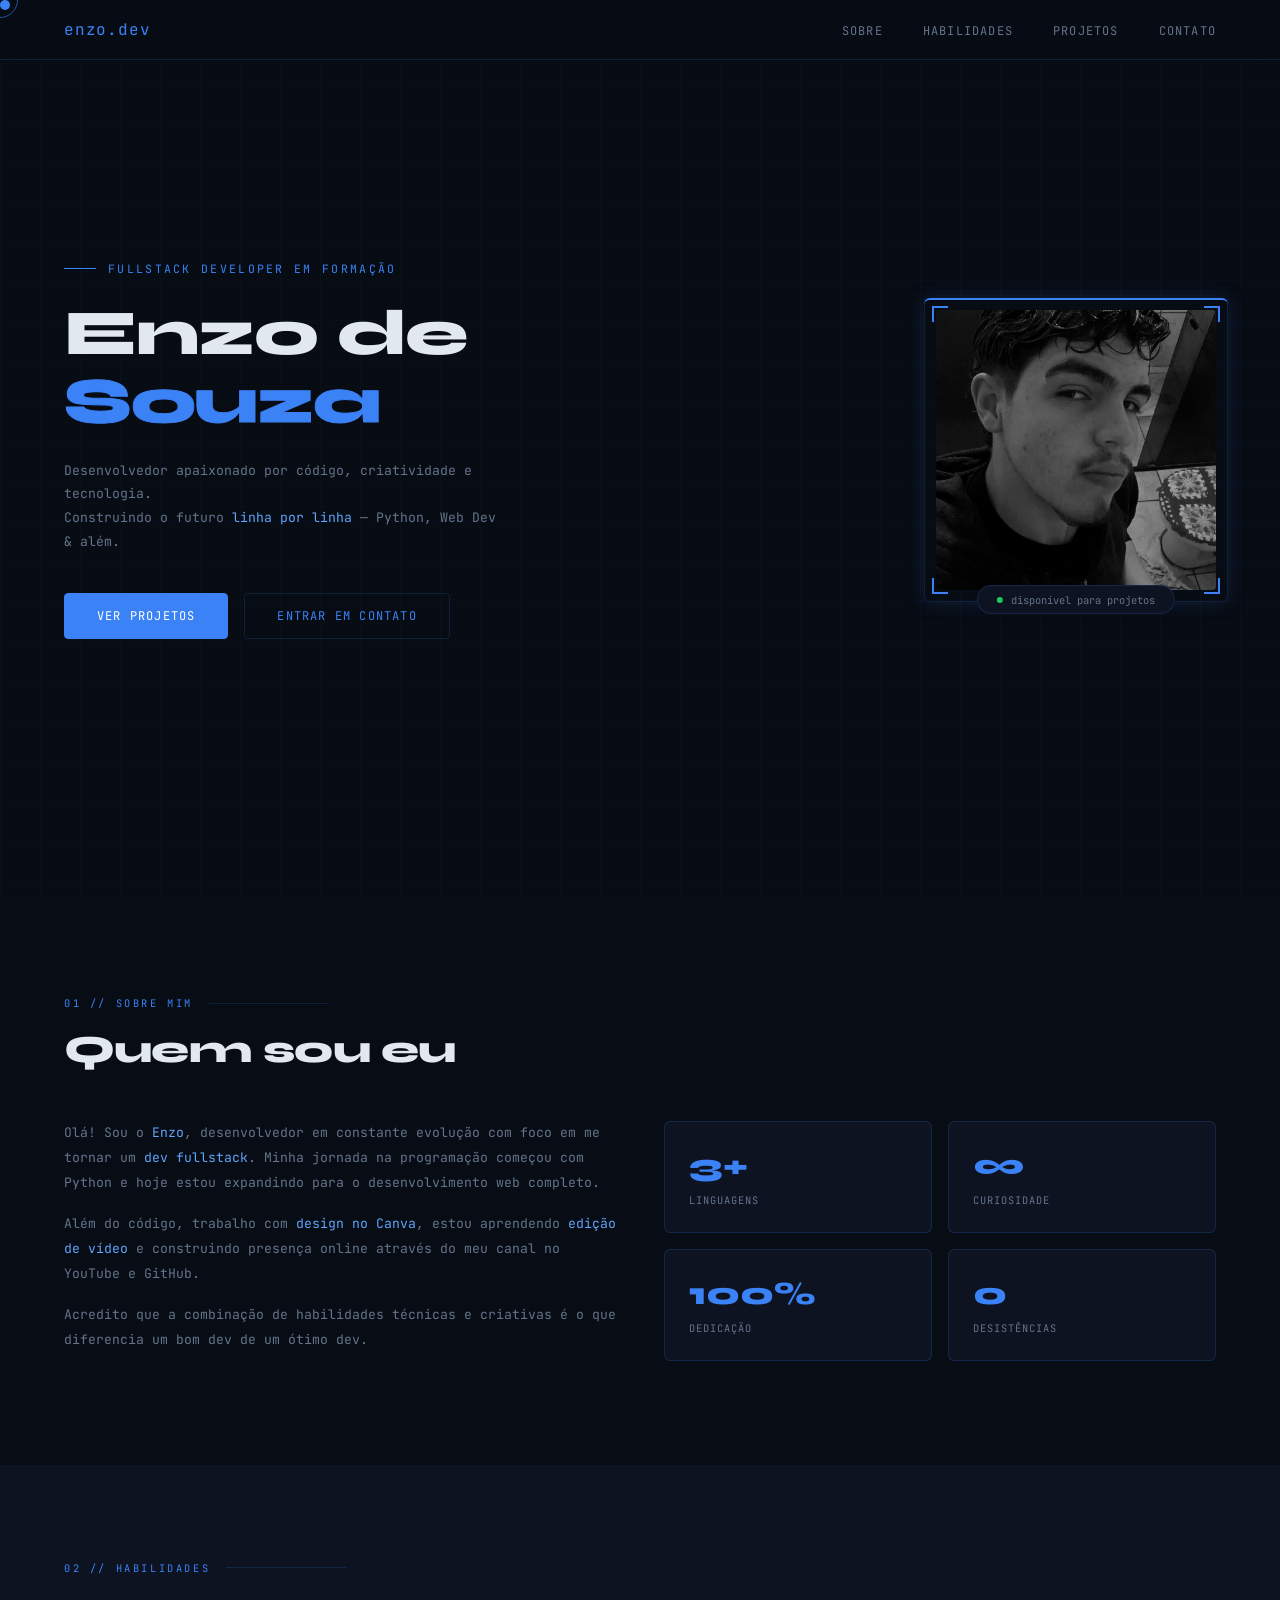
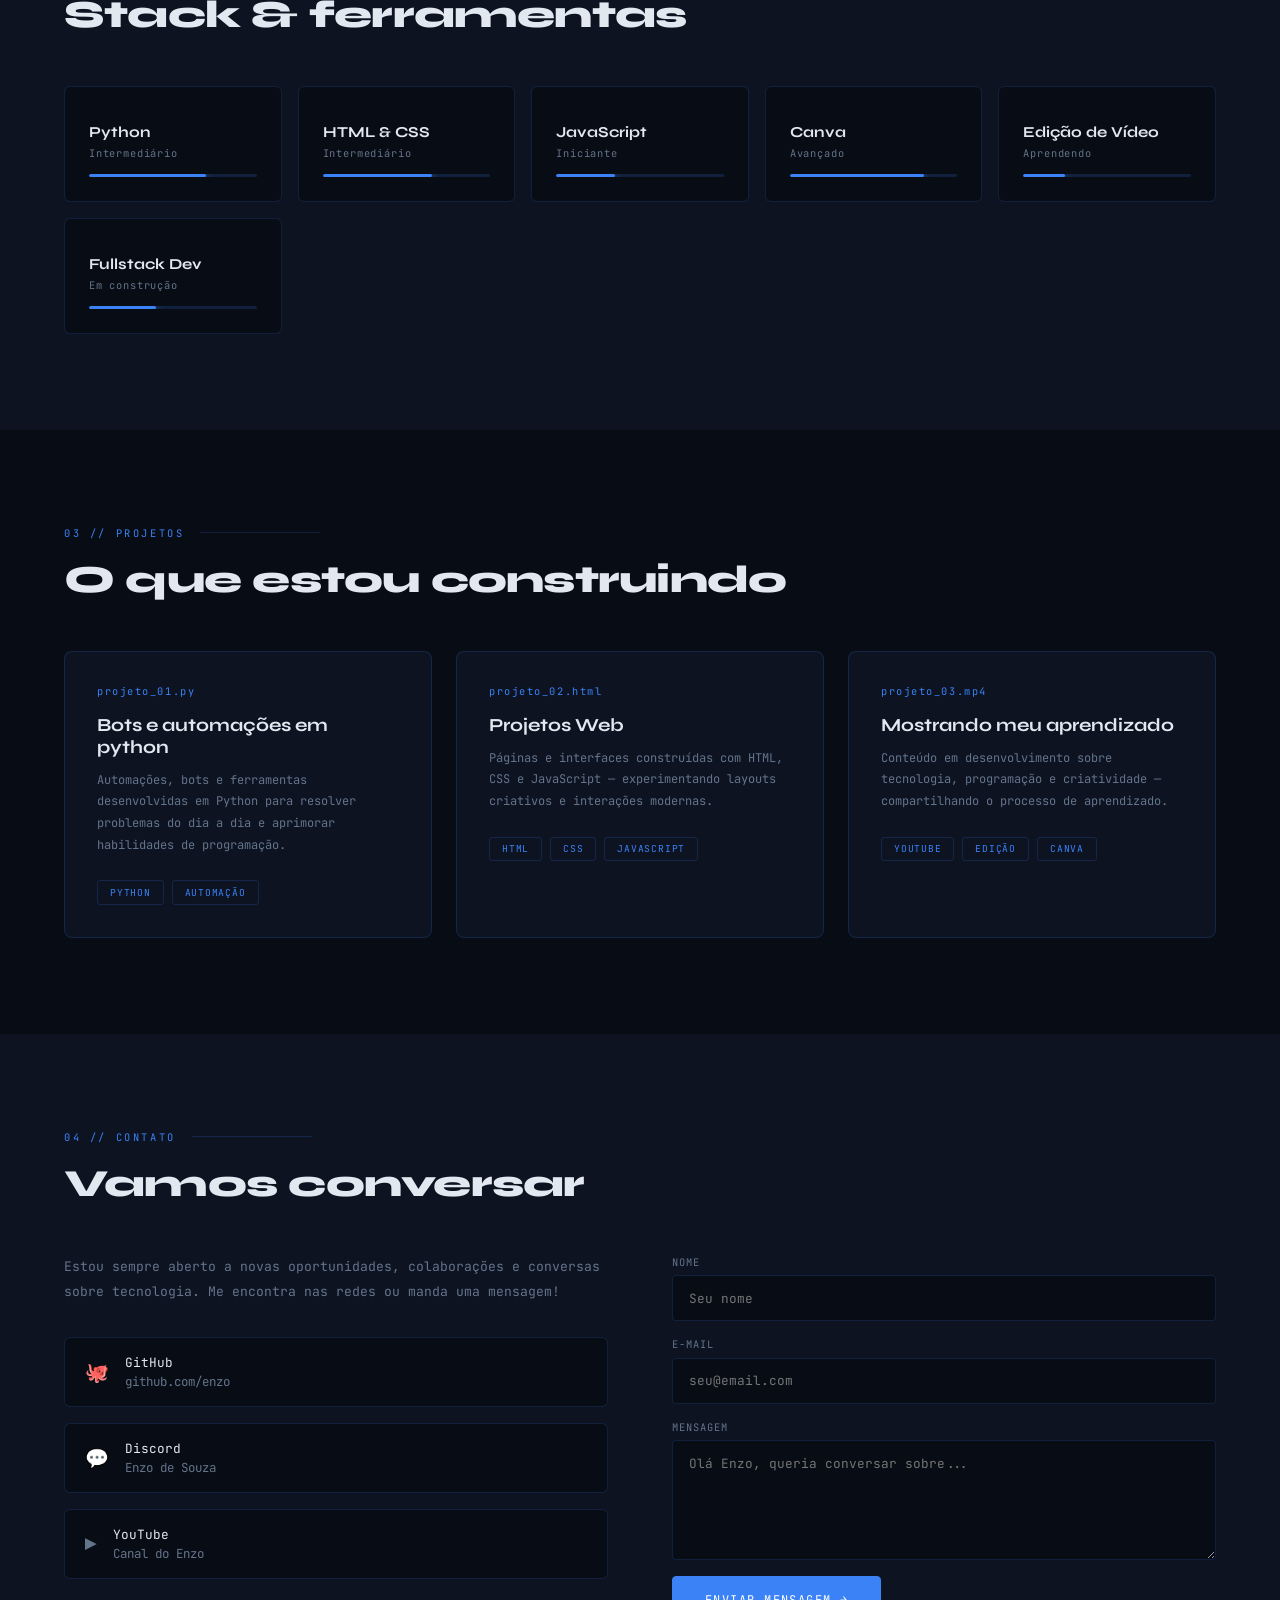
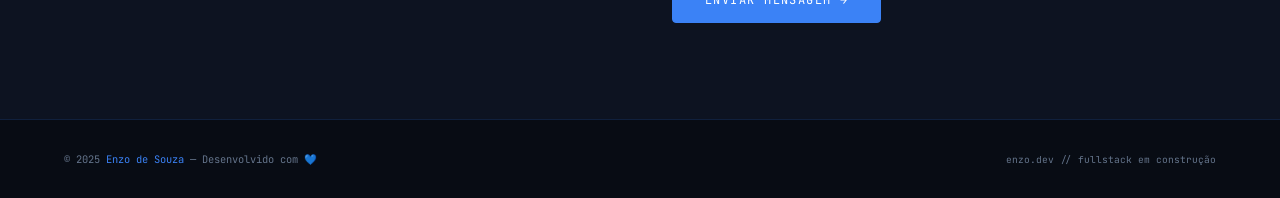
<file: index.html>
<!DOCTYPE html>
<html lang="pt-BR">
<head>
  <meta charset="UTF-8">
  <meta name="viewport" content="width=device-width, initial-scale=1.0">
  <title>Enzo de Souza — Dev</title>
  <link href="https://fonts.googleapis.com/css2?family=JetBrains+Mono:wght@300;400;600;700&family=Syne:wght@400;600;700;800&display=swap" rel="stylesheet">
  <link rel="stylesheet" href="style.css">
</head>
<body>

<div class="cursor" id="cursor"></div>
<div class="cursor-ring" id="cursor-ring"></div>

<!-- NAV -->
<nav>
  <div class="nav-logo">enzo.dev</div>
  <ul class="nav-links" id="nav-links">
    <li><a href="#about">sobre</a></li>
    <li><a href="#skills">habilidades</a></li>
    <li><a href="#projects">projetos</a></li>
    <li><a href="#contact">contato</a></li>
  </ul>
  <button class="nav-toggle" id="nav-toggle" aria-label="Abrir menu">
    <span></span><span></span><span></span>
  </button>
</nav>

<!-- HERO -->
<section class="hero" id="home">
  <div class="hero-left">
    <div class="hero-tag">Fullstack Developer em formação</div>
    <h1>
      <span class="name">Enzo de</span>
      <span class="surname">Souza</span>
    </h1>
    <p class="hero-desc">
      Desenvolvedor apaixonado por código, criatividade e tecnologia.<br>
      Construindo o futuro <span>linha por linha</span> — Python, Web Dev & além.
    </p>
    <div class="hero-btns">
      <a href="#projects" class="btn btn-primary">Ver projetos</a>
      <a href="#contact" class="btn btn-outline">Entrar em contato</a>
    </div>
  </div>
  <div class="hero-right">
    <div class="avatar-frame">
      <img src="250769097.jpeg" alt="Enzo de Souza" class="avatar-img" onerror="this.style.background='#1e3a5f';this.removeAttribute('src');">
      <div class="avatar-corner tl"></div>
      <div class="avatar-corner tr"></div>
      <div class="avatar-corner bl"></div>
      <div class="avatar-corner br"></div>
    </div>
    <div class="status-badge">
      <span class="status-dot"></span>
      disponível para projetos
    </div>
  </div>
</section>

<!-- ABOUT -->
<section id="about">
  <div class="section-label">01 // sobre mim</div>
  <h2 class="section-title">Quem sou eu</h2>
  <div class="about-grid">
    <div class="about-text fade-up">
      <p>Olá! Sou o <span>Enzo</span>, desenvolvedor em constante evolução com foco em me tornar um <span>dev fullstack</span>. Minha jornada na programação começou com Python e hoje estou expandindo para o desenvolvimento web completo.</p>
      <p>Além do código, trabalho com <span>design no Canva</span>, estou aprendendo <span>edição de vídeo</span> e construindo presença online através do meu canal no YouTube e GitHub.</p>
      <p>Acredito que a combinação de habilidades técnicas e criativas é o que diferencia um bom dev de um ótimo dev.</p>
    </div>
    <div class="about-stats fade-up">
      <div class="stat-card">
        <span class="stat-num">3+</span>
        <span class="stat-label">Linguagens</span>
      </div>
      <div class="stat-card">
        <span class="stat-num">∞</span>
        <span class="stat-label">Curiosidade</span>
      </div>
      <div class="stat-card">
        <span class="stat-num">100%</span>
        <span class="stat-label">Dedicação</span>
      </div>
      <div class="stat-card">
        <span class="stat-num">0</span>
        <span class="stat-label">Desistências</span>
      </div>
    </div>
  </div>
</section>

<!-- SKILLS -->
<section id="skills">
  <div class="section-label">02 // habilidades</div>
  <h2 class="section-title">Stack & ferramentas</h2>
  <div class="skills-grid">
    <div class="skill-card fade-up">
      <span class="skill-icon"></span>
      <div class="skill-name">Python</div>
      <div class="skill-level">Intermediário</div>
      <div class="skill-bar"><div class="skill-fill" data-width="70"></div></div>
    </div>
    <div class="skill-card fade-up">
      <span class="skill-icon"></span>
      <div class="skill-name">HTML & CSS</div>
      <div class="skill-level">Intermediário</div>
      <div class="skill-bar"><div class="skill-fill" data-width="65"></div></div>
    </div>
    <div class="skill-card fade-up">
      <span class="skill-icon"></span>
      <div class="skill-name">JavaScript</div>
      <div class="skill-level">Iniciante</div>
      <div class="skill-bar"><div class="skill-fill" data-width="35"></div></div>
    </div>
    <div class="skill-card fade-up">
      <span class="skill-icon"></span>
      <div class="skill-name">Canva</div>
      <div class="skill-level">Avançado</div>
      <div class="skill-bar"><div class="skill-fill" data-width="80"></div></div>
    </div>
    <div class="skill-card fade-up">
      <span class="skill-icon"></span>
      <div class="skill-name">Edição de Vídeo</div>
      <div class="skill-level">Aprendendo</div>
      <div class="skill-bar"><div class="skill-fill" data-width="25"></div></div>
    </div>
    <div class="skill-card fade-up">
      <span class="skill-icon"></span>
      <div class="skill-name">Fullstack Dev</div>
      <div class="skill-level">Em construção</div>
      <div class="skill-bar"><div class="skill-fill" data-width="40"></div></div>
    </div>
  </div>
</section>

<!-- PROJECTS -->
<section id="projects">
  <div class="section-label">03 // projetos</div>
  <h2 class="section-title">O que estou construindo</h2>
  <div class="projects-grid">
    <div class="project-card fade-up">
      <div class="project-num">projeto_01.py</div>
      <div class="project-title">Bots e automações em python</div>
      <p class="project-desc">Automações, bots e ferramentas desenvolvidas em Python para resolver problemas do dia a dia e aprimorar habilidades de programação.</p>
      <div class="project-tags">
        <span class="tag">Python</span>
        <span class="tag">Automação</span>
      </div>
    </div>
    <div class="project-card fade-up">
      <div class="project-num">projeto_02.html</div>
      <div class="project-title">Projetos Web</div>
      <p class="project-desc">Páginas e interfaces construídas com HTML, CSS e JavaScript — experimentando layouts criativos e interações modernas.</p>
      <div class="project-tags">
        <span class="tag">HTML</span>
        <span class="tag">CSS</span>
        <span class="tag">JavaScript</span>
      </div>
    </div>
    <div class="project-card fade-up">
      <div class="project-num">projeto_03.mp4</div>
      <div class="project-title">Mostrando meu aprendizado</div>
      <p class="project-desc">Conteúdo em desenvolvimento sobre tecnologia, programação e criatividade — compartilhando o processo de aprendizado.</p>
      <div class="project-tags">
        <span class="tag">YouTube</span>
        <span class="tag">Edição</span>
        <span class="tag">Canva</span>
      </div>
    </div>
  </div>
</section>

<!-- CONTACT -->
<section id="contact">
  <div class="section-label">04 // contato</div>
  <h2 class="section-title">Vamos conversar</h2>
  <div class="contact-inner">
    <div class="contact-info fade-up">
      <p class="contact-desc">Estou sempre aberto a novas oportunidades, colaborações e conversas sobre tecnologia. Me encontra nas redes ou manda uma mensagem!</p>
      <div class="contact-links">
        <a href="https://github.com/EnzoSouza10" target="_blank" class="contact-link">
          <span class="contact-link-icon">🐙</span>
          <div>
            <div style="color:var(--text);font-size:0.8rem;margin-bottom:2px;">GitHub</div>
            <div>github.com/enzo</div>
          </div>
        </a>
        <a href="https://discord.com/" target="_blank" class="contact-link">
          <span class="contact-link-icon">💬</span>
          <div>
            <div style="color:var(--text);font-size:0.8rem;margin-bottom:2px;">Discord</div>
            <div>Enzo de Souza</div>
          </div>
        </a>
        <a href="https://www.youtube.com/@crimsond3wn" target="_blank" class="contact-link">
          <span class="contact-link-icon">▶️</span>
          <div>
            <div style="color:var(--text);font-size:0.8rem;margin-bottom:2px;">YouTube</div>
            <div>Canal do Enzo</div>
          </div>
        </a>
      </div>
    </div>
    <form class="contact-form fade-up" id="contact-form" action="https://formspree.io/f/xnjrpnpr" method="POST">
      <div class="form-group">
        <label class="form-label" for="nome">Nome</label>
        <input type="text" id="nome" name="nome" class="form-input" placeholder="Seu nome" required>
      </div>
      <div class="form-group">
        <label class="form-label" for="email">E-mail</label>
        <input type="email" id="email" name="email" class="form-input" placeholder="seu@email.com" required>
      </div>
      <div class="form-group">
        <label class="form-label" for="mensagem">Mensagem</label>
        <textarea id="mensagem" name="mensagem" class="form-textarea" placeholder="Olá Enzo, queria conversar sobre..." required></textarea>
      </div>
      <button type="submit" class="form-btn" id="submit-btn">Enviar mensagem →</button>
    </form>
  </div>
</section>

<!-- FOOTER -->
<footer>
  <div class="footer-copy">© 2025 <span>Enzo de Souza</span> — Desenvolvido com 💙</div>
  <div class="footer-copy" style="font-size:0.6rem;">enzo.dev // fullstack em construção</div>
</footer>

<script src="script.js"></script>
</body>
</html>
</file>
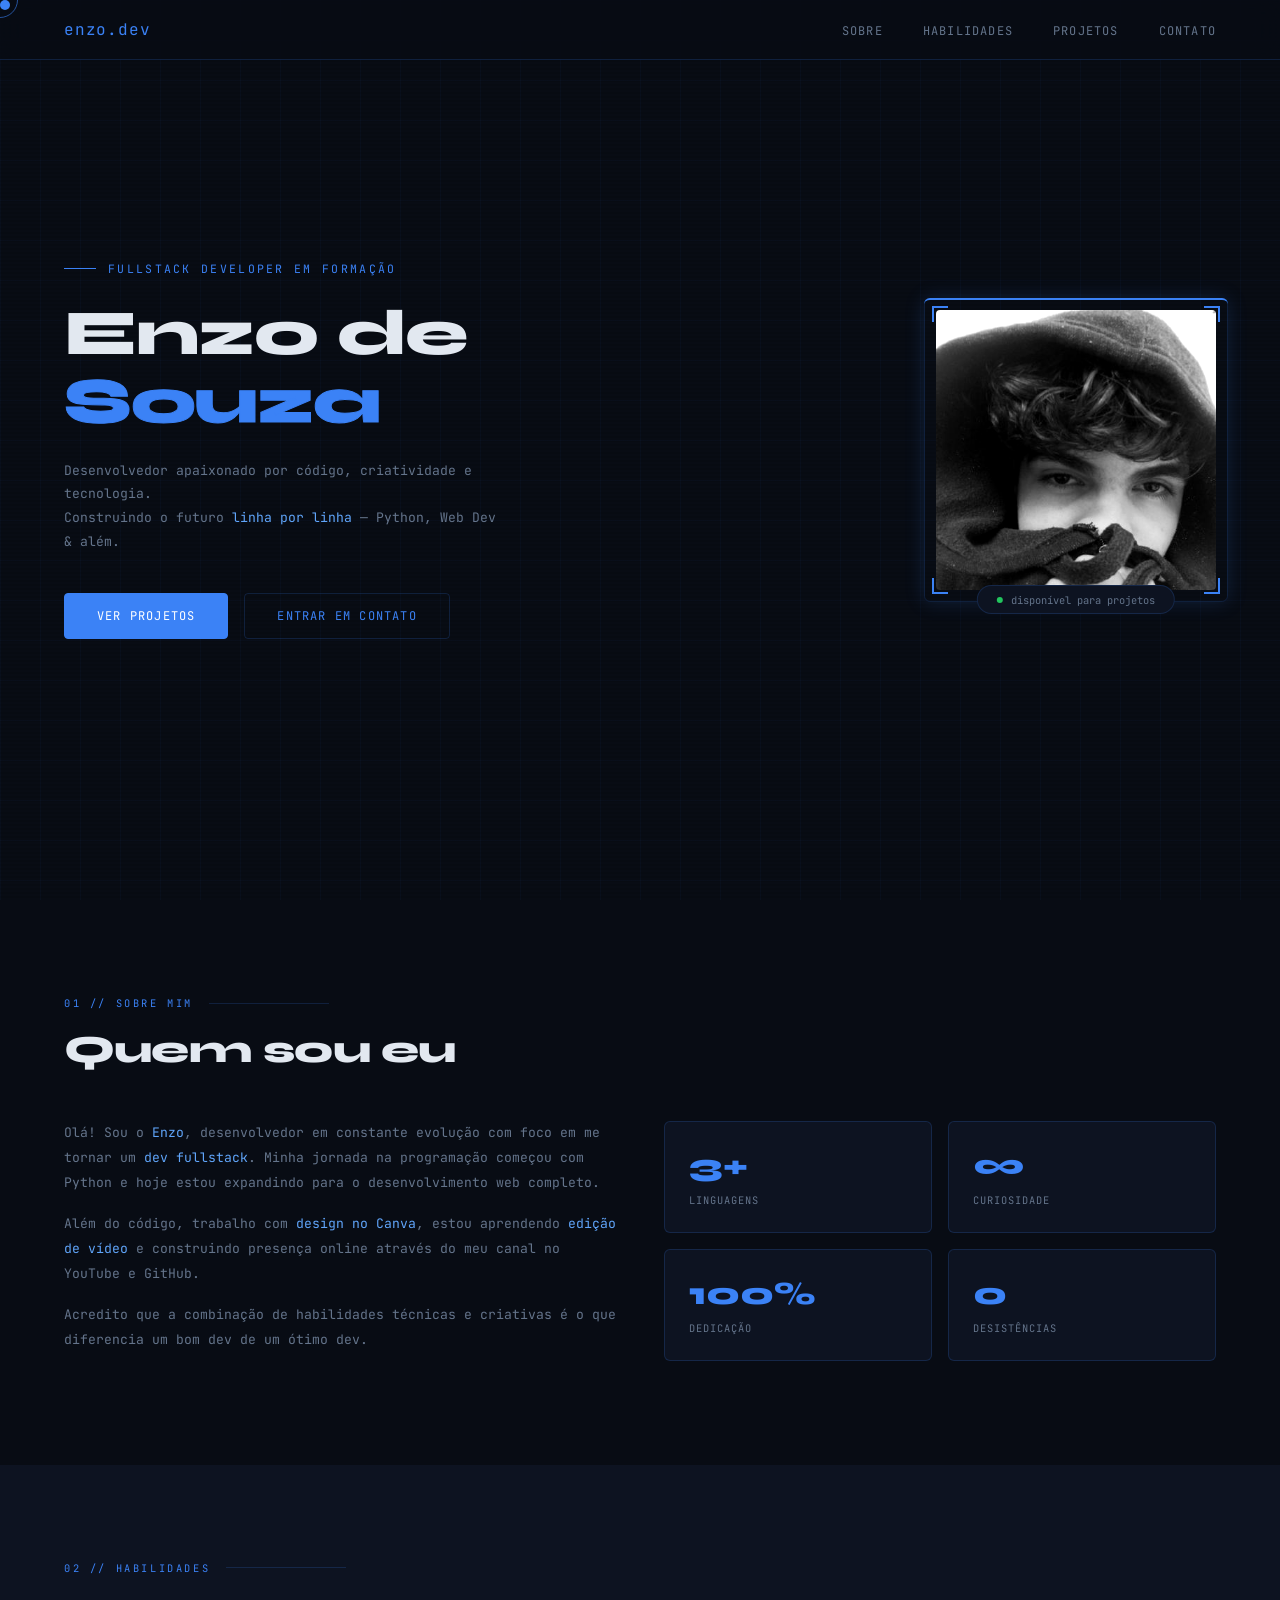
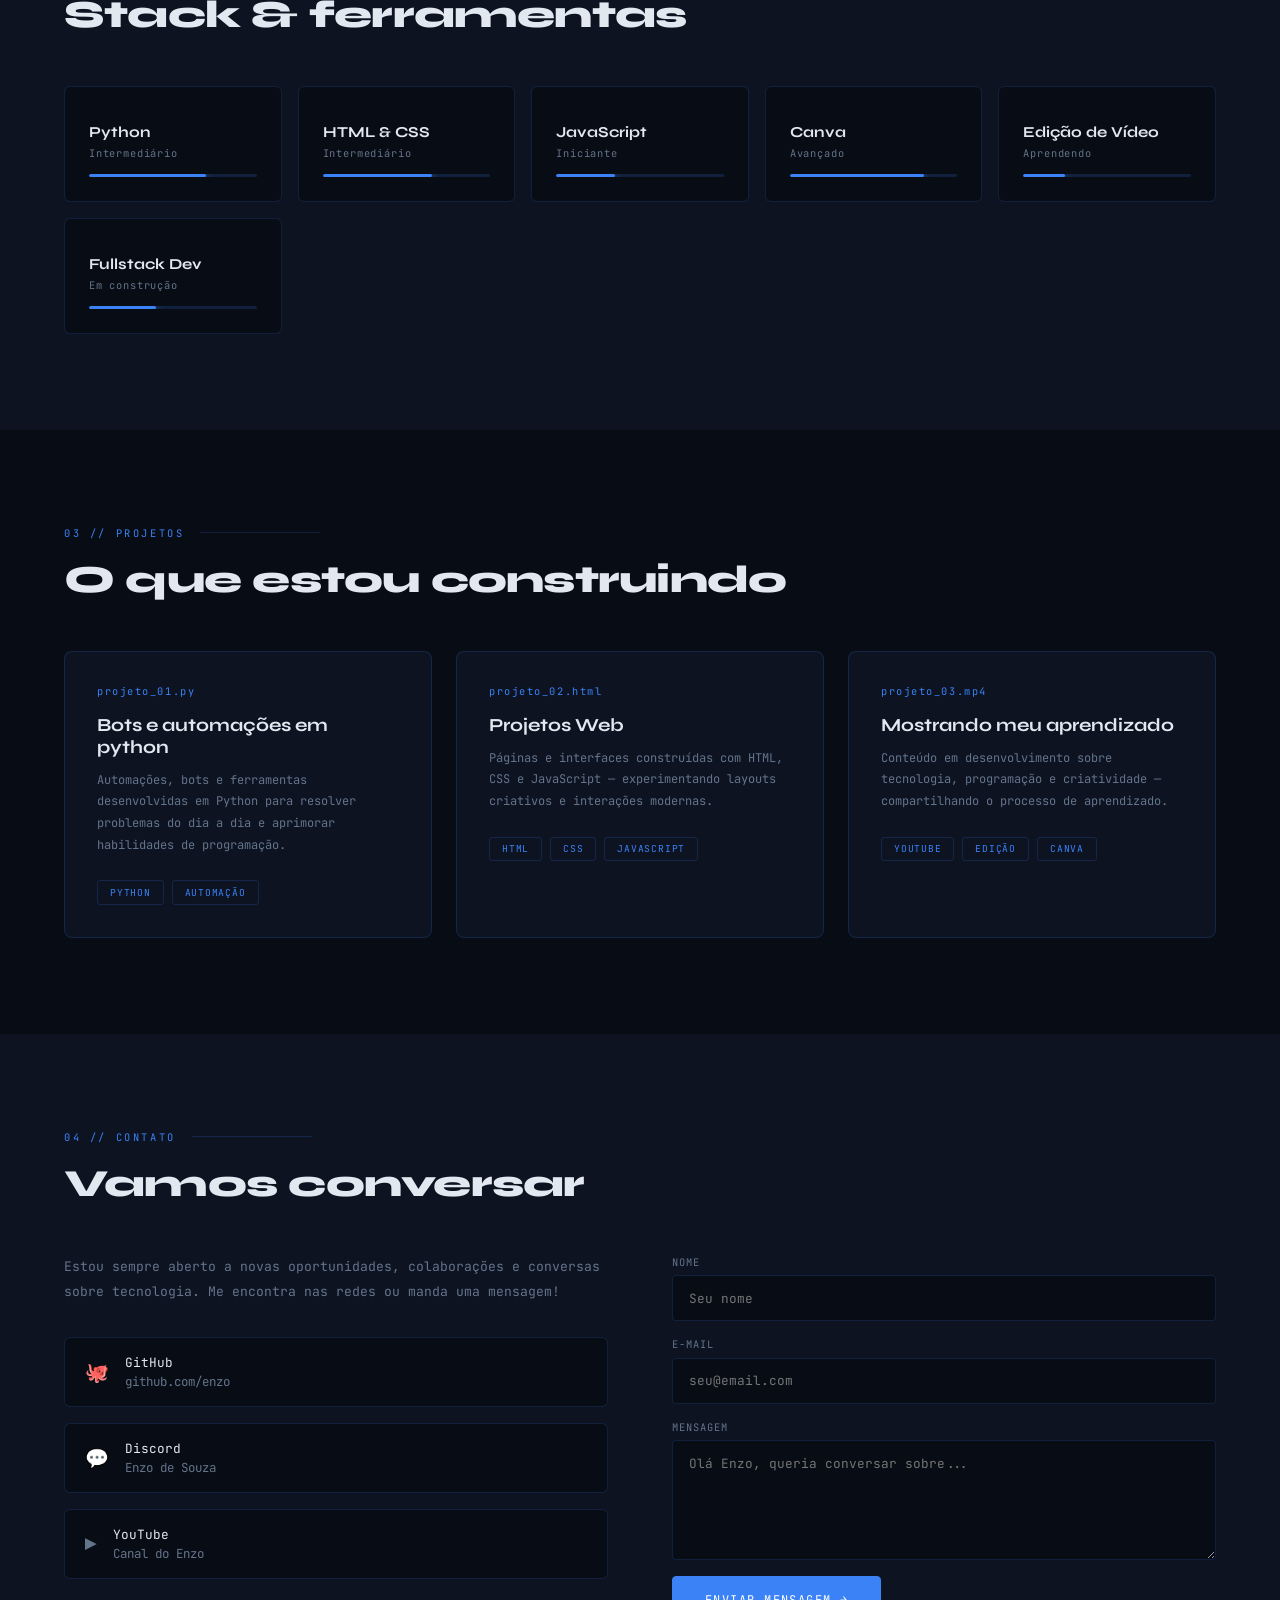
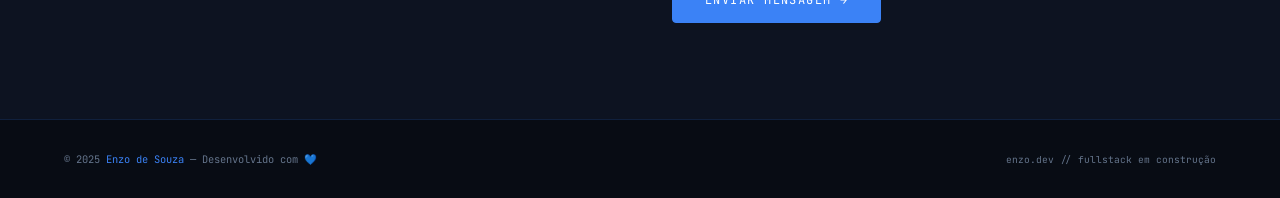
<file: index.html.html>
<!DOCTYPE html>
<html lang="pt-BR">
<head>
<meta charset="UTF-8">
<meta name="viewport" content="width=device-width, initial-scale=1.0">
<title>Enzo de Souza — Dev</title>
<link href="https://fonts.googleapis.com/css2?family=JetBrains+Mono:wght@300;400;600;700&family=Syne:wght@400;600;700;800&display=swap" rel="stylesheet">
<style>
  :root {
    --blue: #3b82f6;
    --blue-dim: #1d4ed8;
    --blue-glow: rgba(59,130,246,0.18);
    --bg: #080c14;
    --bg2: #0d1321;
    --bg3: #111827;
    --border: rgba(59,130,246,0.18);
    --text: #e2e8f0;
    --muted: #64748b;
    --accent: #60a5fa;
  }

  *, *::before, *::after { box-sizing: border-box; margin: 0; padding: 0; }

  html { scroll-behavior: smooth; }

  body {
    background: var(--bg);
    color: var(--text);
    font-family: 'Syne', sans-serif;
    overflow-x: hidden;
    cursor: none;
  }

  /* Custom cursor */
  .cursor {
    width: 10px; height: 10px;
    background: var(--blue);
    border-radius: 50%;
    position: fixed;
    top: 0; left: 0;
    pointer-events: none;
    z-index: 9999;
    transition: transform 0.1s ease;
  }
  .cursor-ring {
    width: 36px; height: 36px;
    border: 1.5px solid var(--blue);
    border-radius: 50%;
    position: fixed;
    top: 0; left: 0;
    pointer-events: none;
    z-index: 9998;
    transition: all 0.15s ease;
    opacity: 0.6;
  }

  /* Grid background */
  body::before {
    content: '';
    position: fixed;
    inset: 0;
    background-image:
      linear-gradient(rgba(59,130,246,0.04) 1px, transparent 1px),
      linear-gradient(90deg, rgba(59,130,246,0.04) 1px, transparent 1px);
    background-size: 40px 40px;
    pointer-events: none;
    z-index: 0;
  }

  /* Scanline overlay */
  body::after {
    content: '';
    position: fixed;
    inset: 0;
    background: repeating-linear-gradient(
      0deg,
      transparent,
      transparent 2px,
      rgba(0,0,0,0.07) 2px,
      rgba(0,0,0,0.07) 4px
    );
    pointer-events: none;
    z-index: 0;
  }

  /* NAV */
  nav {
    position: fixed;
    top: 0; left: 0; right: 0;
    z-index: 100;
    display: flex;
    align-items: center;
    justify-content: space-between;
    padding: 1.2rem 4rem;
    background: rgba(8,12,20,0.85);
    backdrop-filter: blur(14px);
    border-bottom: 1px solid var(--border);
  }

  .nav-logo {
    font-family: 'JetBrains Mono', monospace;
    font-size: 1rem;
    color: var(--blue);
    letter-spacing: 0.05em;
  }

  .nav-links {
    display: flex;
    gap: 2.5rem;
    list-style: none;
  }

  .nav-links a {
    font-family: 'JetBrains Mono', monospace;
    font-size: 0.75rem;
    color: var(--muted);
    text-decoration: none;
    letter-spacing: 0.1em;
    text-transform: uppercase;
    transition: color 0.2s;
  }

  .nav-links a:hover { color: var(--blue); }

  /* HERO */
  .hero {
    position: relative;
    z-index: 1;
    min-height: 100vh;
    display: flex;
    align-items: center;
    padding: 0 4rem;
    gap: 5rem;
  }

  .hero-left { flex: 1; }

  .hero-tag {
    font-family: 'JetBrains Mono', monospace;
    font-size: 0.72rem;
    color: var(--blue);
    letter-spacing: 0.2em;
    text-transform: uppercase;
    margin-bottom: 1.5rem;
    display: flex;
    align-items: center;
    gap: 0.75rem;
  }

  .hero-tag::before {
    content: '';
    display: inline-block;
    width: 2rem;
    height: 1px;
    background: var(--blue);
  }

  .hero h1 {
    font-size: clamp(2.8rem, 5vw, 5rem);
    font-weight: 800;
    line-height: 1.05;
    letter-spacing: -0.02em;
    margin-bottom: 1.5rem;
  }

  .hero h1 .name { color: var(--text); }
  .hero h1 .surname {
    color: var(--blue);
    -webkit-text-stroke: 1px var(--blue);
    display: block;
  }

  .hero-desc {
    font-family: 'JetBrains Mono', monospace;
    font-size: 0.82rem;
    color: var(--muted);
    line-height: 1.8;
    max-width: 440px;
    margin-bottom: 2.5rem;
  }

  .hero-desc span { color: var(--accent); }

  .hero-btns { display: flex; gap: 1rem; flex-wrap: wrap; }

  .btn {
    font-family: 'JetBrains Mono', monospace;
    font-size: 0.75rem;
    letter-spacing: 0.1em;
    text-transform: uppercase;
    padding: 0.85rem 2rem;
    border-radius: 4px;
    text-decoration: none;
    transition: all 0.25s;
    cursor: none;
  }

  .btn-primary {
    background: var(--blue);
    color: #fff;
    border: 1px solid var(--blue);
  }

  .btn-primary:hover {
    background: transparent;
    color: var(--blue);
    box-shadow: 0 0 20px var(--blue-glow);
  }

  .btn-outline {
    background: transparent;
    color: var(--blue);
    border: 1px solid var(--border);
  }

  .btn-outline:hover {
    border-color: var(--blue);
    box-shadow: 0 0 16px var(--blue-glow);
  }

  /* Avatar */
  .hero-right {
    flex-shrink: 0;
    position: relative;
  }

  .avatar-frame {
    width: 280px;
    height: 280px;
    position: relative;
  }

  .avatar-frame::before {
    content: '';
    position: absolute;
    inset: -12px;
    border: 1px solid var(--border);
    border-radius: 6px;
    animation: rotframe 8s linear infinite;
  }

  .avatar-frame::after {
    content: '';
    position: absolute;
    top: -12px; left: -12px; right: -12px; bottom: -12px;
    border-top: 2px solid var(--blue);
    border-radius: 6px;
    animation: rotframe 8s linear infinite;
    box-shadow: 0 0 20px var(--blue-glow);
  }

  @keyframes rotframe {
    from { transform: rotate(0deg); }
    to { transform: rotate(360deg); }
  }

  .avatar-img {
    width: 100%;
    height: 100%;
    object-fit: cover;
    border-radius: 4px;
    filter: grayscale(20%) contrast(1.05);
    display: block;
  }

  .avatar-corner {
    position: absolute;
    width: 16px; height: 16px;
    border-color: var(--blue);
    border-style: solid;
  }
  .avatar-corner.tl { top: -4px; left: -4px; border-width: 2px 0 0 2px; }
  .avatar-corner.tr { top: -4px; right: -4px; border-width: 2px 2px 0 0; }
  .avatar-corner.bl { bottom: -4px; left: -4px; border-width: 0 0 2px 2px; }
  .avatar-corner.br { bottom: -4px; right: -4px; border-width: 0 2px 2px 0; }

  .status-badge {
    position: absolute;
    bottom: -1.5rem;
    left: 50%;
    transform: translateX(-50%);
    background: var(--bg2);
    border: 1px solid var(--border);
    border-radius: 20px;
    padding: 0.4rem 1.2rem;
    font-family: 'JetBrains Mono', monospace;
    font-size: 0.65rem;
    color: var(--muted);
    white-space: nowrap;
    display: flex;
    align-items: center;
    gap: 0.5rem;
  }

  .status-dot {
    width: 6px; height: 6px;
    background: #22c55e;
    border-radius: 50%;
    animation: pulse-dot 2s ease-in-out infinite;
  }

  @keyframes pulse-dot {
    0%, 100% { opacity: 1; transform: scale(1); }
    50% { opacity: 0.5; transform: scale(0.8); }
  }

  /* SECTION */
  section {
    position: relative;
    z-index: 1;
    padding: 6rem 4rem;
  }

  .section-label {
    font-family: 'JetBrains Mono', monospace;
    font-size: 0.65rem;
    color: var(--blue);
    letter-spacing: 0.25em;
    text-transform: uppercase;
    display: flex;
    align-items: center;
    gap: 1rem;
    margin-bottom: 1rem;
  }

  .section-label::after {
    content: '';
    flex: 1;
    height: 1px;
    background: var(--border);
    max-width: 120px;
  }

  .section-title {
    font-size: clamp(1.8rem, 3vw, 2.8rem);
    font-weight: 800;
    letter-spacing: -0.02em;
    margin-bottom: 3rem;
  }

  /* ABOUT */
  .about-grid {
    display: grid;
    grid-template-columns: 1fr 1fr;
    gap: 3rem;
    align-items: start;
  }

  .about-text {
    font-family: 'JetBrains Mono', monospace;
    font-size: 0.82rem;
    color: var(--muted);
    line-height: 1.9;
  }

  .about-text p { margin-bottom: 1rem; }
  .about-text span { color: var(--accent); }

  .about-stats {
    display: grid;
    grid-template-columns: 1fr 1fr;
    gap: 1rem;
  }

  .stat-card {
    background: var(--bg2);
    border: 1px solid var(--border);
    border-radius: 6px;
    padding: 1.5rem;
    transition: border-color 0.25s, box-shadow 0.25s;
  }

  .stat-card:hover {
    border-color: var(--blue);
    box-shadow: 0 0 20px var(--blue-glow);
  }

  .stat-num {
    font-size: 2rem;
    font-weight: 800;
    color: var(--blue);
    display: block;
    margin-bottom: 0.25rem;
  }

  .stat-label {
    font-family: 'JetBrains Mono', monospace;
    font-size: 0.65rem;
    color: var(--muted);
    letter-spacing: 0.1em;
    text-transform: uppercase;
  }

  /* SKILLS */
  #skills { background: var(--bg2); }

  .skills-grid {
    display: grid;
    grid-template-columns: repeat(auto-fit, minmax(200px, 1fr));
    gap: 1rem;
  }

  .skill-card {
    background: var(--bg);
    border: 1px solid var(--border);
    border-radius: 6px;
    padding: 1.5rem;
    transition: all 0.25s;
    position: relative;
    overflow: hidden;
  }

  .skill-card::before {
    content: '';
    position: absolute;
    top: 0; left: 0;
    width: 100%; height: 2px;
    background: var(--blue);
    transform: scaleX(0);
    transform-origin: left;
    transition: transform 0.3s ease;
  }

  .skill-card:hover::before { transform: scaleX(1); }

  .skill-card:hover {
    border-color: var(--blue);
    box-shadow: 0 0 24px var(--blue-glow);
    transform: translateY(-3px);
  }

  .skill-icon {
    font-size: 1.6rem;
    margin-bottom: 0.75rem;
    display: block;
  }

  .skill-name {
    font-weight: 700;
    font-size: 0.95rem;
    margin-bottom: 0.35rem;
  }

  .skill-level {
    font-family: 'JetBrains Mono', monospace;
    font-size: 0.65rem;
    color: var(--muted);
    letter-spacing: 0.08em;
    margin-bottom: 0.85rem;
  }

  .skill-bar {
    height: 3px;
    background: var(--border);
    border-radius: 2px;
    overflow: hidden;
  }

  .skill-fill {
    height: 100%;
    background: var(--blue);
    border-radius: 2px;
    width: 0;
    transition: width 1s ease;
    box-shadow: 0 0 8px var(--blue);
  }

  /* PROJECTS */
  .projects-grid {
    display: grid;
    grid-template-columns: repeat(auto-fit, minmax(300px, 1fr));
    gap: 1.5rem;
  }

  .project-card {
    background: var(--bg2);
    border: 1px solid var(--border);
    border-radius: 8px;
    padding: 2rem;
    transition: all 0.25s;
    position: relative;
    overflow: hidden;
  }

  .project-card::after {
    content: '';
    position: absolute;
    inset: 0;
    background: linear-gradient(135deg, var(--blue-glow) 0%, transparent 60%);
    opacity: 0;
    transition: opacity 0.3s;
  }

  .project-card:hover {
    border-color: var(--blue);
    transform: translateY(-4px);
    box-shadow: 0 8px 32px var(--blue-glow);
  }

  .project-card:hover::after { opacity: 1; }

  .project-num {
    font-family: 'JetBrains Mono', monospace;
    font-size: 0.65rem;
    color: var(--blue);
    letter-spacing: 0.15em;
    margin-bottom: 1rem;
    position: relative;
    z-index: 1;
  }

  .project-title {
    font-size: 1.15rem;
    font-weight: 700;
    margin-bottom: 0.75rem;
    position: relative;
    z-index: 1;
  }

  .project-desc {
    font-family: 'JetBrains Mono', monospace;
    font-size: 0.75rem;
    color: var(--muted);
    line-height: 1.8;
    margin-bottom: 1.5rem;
    position: relative;
    z-index: 1;
  }

  .project-tags {
    display: flex;
    flex-wrap: wrap;
    gap: 0.5rem;
    position: relative;
    z-index: 1;
  }

  .tag {
    font-family: 'JetBrains Mono', monospace;
    font-size: 0.6rem;
    padding: 0.3rem 0.75rem;
    border: 1px solid var(--border);
    border-radius: 3px;
    color: var(--blue);
    letter-spacing: 0.08em;
    text-transform: uppercase;
  }

  /* CONTACT */
  #contact { background: var(--bg2); }

  .contact-inner {
    display: grid;
    grid-template-columns: 1fr 1fr;
    gap: 4rem;
    align-items: start;
  }

  .contact-info { }

  .contact-desc {
    font-family: 'JetBrains Mono', monospace;
    font-size: 0.82rem;
    color: var(--muted);
    line-height: 1.9;
    margin-bottom: 2rem;
  }

  .contact-links {
    display: flex;
    flex-direction: column;
    gap: 1rem;
  }

  .contact-link {
    display: flex;
    align-items: center;
    gap: 1rem;
    font-family: 'JetBrains Mono', monospace;
    font-size: 0.78rem;
    color: var(--muted);
    text-decoration: none;
    padding: 1rem 1.25rem;
    background: var(--bg);
    border: 1px solid var(--border);
    border-radius: 6px;
    transition: all 0.25s;
  }

  .contact-link:hover {
    color: var(--text);
    border-color: var(--blue);
    box-shadow: 0 0 16px var(--blue-glow);
  }

  .contact-link-icon {
    font-size: 1.2rem;
    flex-shrink: 0;
  }

  .contact-form { display: flex; flex-direction: column; gap: 1rem; }

  .form-group { display: flex; flex-direction: column; gap: 0.4rem; }

  .form-label {
    font-family: 'JetBrains Mono', monospace;
    font-size: 0.65rem;
    color: var(--muted);
    letter-spacing: 0.1em;
    text-transform: uppercase;
  }

  .form-input, .form-textarea {
    background: var(--bg);
    border: 1px solid var(--border);
    border-radius: 4px;
    padding: 0.85rem 1rem;
    color: var(--text);
    font-family: 'JetBrains Mono', monospace;
    font-size: 0.8rem;
    outline: none;
    transition: border-color 0.2s, box-shadow 0.2s;
    width: 100%;
  }

  .form-input:focus, .form-textarea:focus {
    border-color: var(--blue);
    box-shadow: 0 0 12px var(--blue-glow);
  }

  .form-textarea { resize: vertical; min-height: 120px; }

  .form-btn {
    font-family: 'JetBrains Mono', monospace;
    font-size: 0.75rem;
    letter-spacing: 0.12em;
    text-transform: uppercase;
    padding: 0.9rem 2rem;
    background: var(--blue);
    color: #fff;
    border: 1px solid var(--blue);
    border-radius: 4px;
    cursor: none;
    transition: all 0.25s;
    align-self: flex-start;
  }

  .form-btn:hover {
    background: transparent;
    color: var(--blue);
    box-shadow: 0 0 20px var(--blue-glow);
  }

  /* FOOTER */
  footer {
    position: relative;
    z-index: 1;
    padding: 2rem 4rem;
    border-top: 1px solid var(--border);
    display: flex;
    justify-content: space-between;
    align-items: center;
  }

  .footer-copy {
    font-family: 'JetBrains Mono', monospace;
    font-size: 0.65rem;
    color: var(--muted);
  }

  .footer-copy span { color: var(--blue); }

  /* TYPING */
  .typing-cursor::after {
    content: '|';
    animation: blink 1s step-end infinite;
    color: var(--blue);
  }

  @keyframes blink {
    0%, 100% { opacity: 1; }
    50% { opacity: 0; }
  }

  /* Fade in */
  .fade-up {
    opacity: 0;
    transform: translateY(28px);
    transition: opacity 0.7s ease, transform 0.7s ease;
  }

  .fade-up.visible {
    opacity: 1;
    transform: translateY(0);
  }

  @media (max-width: 768px) {
    nav { padding: 1rem 1.5rem; }
    .hero { flex-direction: column-reverse; padding: 6rem 1.5rem 3rem; gap: 3rem; }
    .avatar-frame { width: 180px; height: 180px; }
    section { padding: 4rem 1.5rem; }
    .about-grid, .contact-inner { grid-template-columns: 1fr; }
    footer { flex-direction: column; gap: 0.5rem; text-align: center; }
  }
</style>
</head>
<body>

<div class="cursor" id="cursor"></div>
<div class="cursor-ring" id="cursor-ring"></div>

<!-- NAV -->
<nav>
  <div class="nav-logo">enzo.dev</div>
  <ul class="nav-links">
    <li><a href="#about">sobre</a></li>
    <li><a href="#skills">habilidades</a></li>
    <li><a href="#projects">projetos</a></li>
    <li><a href="#contact">contato</a></li>
  </ul>
</nav>

<!-- HERO -->
<section class="hero" id="home">
  <div class="hero-left">
    <div class="hero-tag">Fullstack Developer em formação</div>
    <h1>
      <span class="name">Enzo de</span>
      <span class="surname">Souza</span>
    </h1>
    <p class="hero-desc">
      Desenvolvedor apaixonado por código, criatividade e tecnologia.<br>
      Construindo o futuro <span>linha por linha</span> — Python, Web Dev & além.
    </p>
    <div class="hero-btns">
      <a href="#projects" class="btn btn-primary">Ver projetos</a>
      <a href="#contact" class="btn btn-outline">Entrar em contato</a>
    </div>
  </div>
  <div class="hero-right">
    <div class="avatar-frame">
      <img src="250769097.jpg" alt="Enzo de Souza" class="avatar-img" onerror="this.style.background='#1e3a5f';this.removeAttribute('src');">
      <div class="avatar-corner tl"></div>
      <div class="avatar-corner tr"></div>
      <div class="avatar-corner bl"></div>
      <div class="avatar-corner br"></div>
    </div>
    <div class="status-badge">
      <span class="status-dot"></span>
      disponível para projetos
    </div>
  </div>
</section>

<!-- ABOUT -->
<section id="about">
  <div class="section-label">01 // sobre mim</div>
  <h2 class="section-title">Quem sou eu</h2>
  <div class="about-grid">
    <div class="about-text fade-up">
      <p>Olá! Sou o <span>Enzo</span>, desenvolvedor em constante evolução com foco em me tornar um <span>dev fullstack</span>. Minha jornada na programação começou com Python e hoje estou expandindo para o desenvolvimento web completo.</p>
      <p>Além do código, trabalho com <span>design no Canva</span>, estou aprendendo <span>edição de vídeo</span> e construindo presença online através do meu canal no YouTube e GitHub.</p>
      <p>Acredito que a combinação de habilidades técnicas e criativas é o que diferencia um bom dev de um ótimo dev.</p>
    </div>
    <div class="about-stats fade-up">
      <div class="stat-card">
        <span class="stat-num">3+</span>
        <span class="stat-label">Linguagens</span>
      </div>
      <div class="stat-card">
        <span class="stat-num">∞</span>
        <span class="stat-label">Curiosidade</span>
      </div>
      <div class="stat-card">
        <span class="stat-num">100%</span>
        <span class="stat-label">Dedicação</span>
      </div>
      <div class="stat-card">
        <span class="stat-num">0</span>
        <span class="stat-label">Desistências</span>
      </div>
    </div>
  </div>
</section>

<!-- SKILLS -->
<section id="skills">
  <div class="section-label">02 // habilidades</div>
  <h2 class="section-title">Stack & ferramentas</h2>
  <div class="skills-grid">
    <div class="skill-card fade-up">
      <span class="skill-icon"></span>
      <div class="skill-name">Python</div>
      <div class="skill-level">Intermediário</div>
      <div class="skill-bar"><div class="skill-fill" data-width="70"></div></div>
    </div>
    <div class="skill-card fade-up">
      <span class="skill-icon"></span>
      <div class="skill-name">HTML & CSS</div>
      <div class="skill-level">Intermediário</div>
      <div class="skill-bar"><div class="skill-fill" data-width="65"></div></div>
    </div>
    <div class="skill-card fade-up">
      <span class="skill-icon"></span>
      <div class="skill-name">JavaScript</div>
      <div class="skill-level">Iniciante</div>
      <div class="skill-bar"><div class="skill-fill" data-width="35"></div></div>
    </div>
    <div class="skill-card fade-up">
      <span class="skill-icon"></span>
      <div class="skill-name">Canva</div>
      <div class="skill-level">Avançado</div>
      <div class="skill-bar"><div class="skill-fill" data-width="80"></div></div>
    </div>
    <div class="skill-card fade-up">
      <span class="skill-icon"></span>
      <div class="skill-name">Edição de Vídeo</div>
      <div class="skill-level">Aprendendo</div>
      <div class="skill-bar"><div class="skill-fill" data-width="25"></div></div>
    </div>
    <div class="skill-card fade-up">
      <span class="skill-icon"></span>
      <div class="skill-name">Fullstack Dev</div>
      <div class="skill-level">Em construção</div>
      <div class="skill-bar"><div class="skill-fill" data-width="40"></div></div>
    </div>
  </div>
</section>

<!-- PROJECTS -->
<section id="projects">
  <div class="section-label">03 // projetos</div>
  <h2 class="section-title">O que estou construindo</h2>
  <div class="projects-grid">
    <div class="project-card fade-up">
      <div class="project-num">projeto_01.py</div>
      <div class="project-title">Bots e automações em python</div>
      <p class="project-desc">Automações, bots e ferramentas desenvolvidas em Python para resolver problemas do dia a dia e aprimorar habilidades de programação.</p>
      <div class="project-tags">
        <span class="tag">Python</span>
        <span class="tag">Automação</span>
      </div>
    </div>
    <div class="project-card fade-up">
      <div class="project-num">projeto_02.html</div>
      <div class="project-title">Projetos Web</div>
      <p class="project-desc">Páginas e interfaces construídas com HTML, CSS e JavaScript — experimentando layouts criativos e interações modernas.</p>
      <div class="project-tags">
        <span class="tag">HTML</span>
        <span class="tag">CSS</span>
        <span class="tag">JavaScript</span>
      </div>
    </div>
    <div class="project-card fade-up">
      <div class="project-num">projeto_03.mp4</div>
      <div class="project-title">Mostrando meu aprendizado</div>
      <p class="project-desc">Conteúdo em desenvolvimento sobre tecnologia, programação e criatividade — compartilhando o processo de aprendizado.</p>
      <div class="project-tags">
        <span class="tag">YouTube</span>
        <span class="tag">Edição</span>
        <span class="tag">Canva</span>
      </div>
    </div>
  </div>
</section>

<!-- CONTACT -->
<section id="contact">
  <div class="section-label">04 // contato</div>
  <h2 class="section-title">Vamos conversar</h2>
  <div class="contact-inner">
    <div class="contact-info fade-up">
      <p class="contact-desc">Estou sempre aberto a novas oportunidades, colaborações e conversas sobre tecnologia. Me encontra nas redes ou manda uma mensagem!</p>
      <div class="contact-links">
        <a href="https://github.com/EnzoSouza10" target="_blank" class="contact-link">
          <span class="contact-link-icon">🐙</span>
          <div>
            <div style="color:var(--text);font-size:0.8rem;margin-bottom:2px;">GitHub</div>
            <div>github.com/enzo</div>
          </div>
        </a>
        <a href="https://discord.com/" target="_blank" class="contact-link">
          <span class="contact-link-icon">💬</span>
          <div>
            <div style="color:var(--text);font-size:0.8rem;margin-bottom:2px;">Discord</div>
            <div>Enzo de Souza</div>
          </div>
        </a>
        <a href="https://www.youtube.com/@crimsond3wn" target="_blank" class="contact-link">
          <span class="contact-link-icon">▶️</span>
          <div>
            <div style="color:var(--text);font-size:0.8rem;margin-bottom:2px;">YouTube</div>
            <div>Canal do Enzo</div>
          </div>
        </a>
      </div>
    </div>
    <div class="contact-form fade-up">
      <div class="form-group">
        <label class="form-label">Nome</label>
        <input type="text" class="form-input" placeholder="Seu nome">
      </div>
      <div class="form-group">
        <label class="form-label">E-mail</label>
        <input type="email" class="form-input" placeholder="seu@email.com">
      </div>
      <div class="form-group">
        <label class="form-label">Mensagem</label>
        <textarea class="form-textarea" placeholder="Olá Enzo, queria conversar sobre..."></textarea>
      </div>
      <button class="form-btn" onclick="handleSubmit(this)">Enviar mensagem →</button>
    </div>
  </div>
</section>

<!-- FOOTER -->
<footer>
  <div class="footer-copy">© 2025 <span>Enzo de Souza</span> — Desenvolvido com 💙</div>
  <div class="footer-copy" style="font-size:0.6rem;">enzo.dev // fullstack em construção</div>
</footer>

<script>
  // Custom cursor
  const cursor = document.getElementById('cursor');
  const ring = document.getElementById('cursor-ring');
  let mx = 0, my = 0, rx = 0, ry = 0;

  document.addEventListener('mousemove', e => {
    mx = e.clientX; my = e.clientY;
    cursor.style.transform = `translate(${mx - 5}px, ${my - 5}px)`;
  });

  function animateRing() {
    rx += (mx - rx - 18) * 0.12;
    ry += (my - ry - 18) * 0.12;
    ring.style.transform = `translate(${rx}px, ${ry}px)`;
    requestAnimationFrame(animateRing);
  }
  animateRing();

  document.querySelectorAll('a, button, .skill-card, .project-card, .stat-card, .contact-link').forEach(el => {
    el.addEventListener('mouseenter', () => {
      cursor.style.transform += ' scale(1.5)';
      ring.style.opacity = '1';
      ring.style.width = '50px';
      ring.style.height = '50px';
    });
    el.addEventListener('mouseleave', () => {
      ring.style.opacity = '0.6';
      ring.style.width = '36px';
      ring.style.height = '36px';
    });
  });

  // Intersection Observer for fade-up + skill bars
  const observer = new IntersectionObserver(entries => {
    entries.forEach(entry => {
      if (entry.isIntersecting) {
        entry.target.classList.add('visible');
        entry.target.querySelectorAll('.skill-fill').forEach(bar => {
          setTimeout(() => {
            bar.style.width = bar.dataset.width + '%';
          }, 200);
        });
      }
    });
  }, { threshold: 0.15 });

  document.querySelectorAll('.fade-up').forEach(el => observer.observe(el));

  // Also animate skill bars if already visible
  document.querySelectorAll('.skill-fill').forEach(bar => {
    const observed = new IntersectionObserver(entries => {
      if (entries[0].isIntersecting) {
        setTimeout(() => { bar.style.width = bar.dataset.width + '%'; }, 300);
        observed.disconnect();
      }
    }, { threshold: 0.5 });
    observed.observe(bar);
  });

  // Form submit
  function handleSubmit(btn) {
    btn.textContent = 'Mensagem enviada ✓';
    btn.style.background = '#22c55e';
    btn.style.borderColor = '#22c55e';
    setTimeout(() => {
      btn.textContent = 'Enviar mensagem →';
      btn.style.background = 'var(--blue)';
      btn.style.borderColor = 'var(--blue)';
    }, 3000);
  }

  // Smooth nav
  document.querySelectorAll('a[href^="#"]').forEach(a => {
    a.addEventListener('click', e => {
      e.preventDefault();
      document.querySelector(a.getAttribute('href'))?.scrollIntoView({ behavior: 'smooth' });
    });
  });
</script>
</body>
</html>
</file>
<file: style.css>
:root {
  --blue: #3b82f6;
  --blue-dim: #1d4ed8;
  --blue-glow: rgba(59,130,246,0.18);
  --bg: #080c14;
  --bg2: #0d1321;
  --bg3: #111827;
  --border: rgba(59,130,246,0.18);
  --text: #e2e8f0;
  --muted: #64748b;
  --accent: #60a5fa;
}

*, *::before, *::after { box-sizing: border-box; margin: 0; padding: 0; }

html { scroll-behavior: smooth; }

body {
  background: var(--bg);
  color: var(--text);
  font-family: 'Syne', sans-serif;
  overflow-x: hidden;
  cursor: none;
}

/* Custom cursor */
.cursor {
  width: 10px; height: 10px;
  background: var(--blue);
  border-radius: 50%;
  position: fixed;
  top: 0; left: 0;
  pointer-events: none;
  z-index: 9999;
  transition: transform 0.1s ease;
}
.cursor-ring {
  width: 36px; height: 36px;
  border: 1.5px solid var(--blue);
  border-radius: 50%;
  position: fixed;
  top: 0; left: 0;
  pointer-events: none;
  z-index: 9998;
  transition: all 0.15s ease;
  opacity: 0.6;
}

/* Grid background */
body::before {
  content: '';
  position: fixed;
  inset: 0;
  background-image:
    linear-gradient(rgba(59,130,246,0.04) 1px, transparent 1px),
    linear-gradient(90deg, rgba(59,130,246,0.04) 1px, transparent 1px);
  background-size: 40px 40px;
  pointer-events: none;
  z-index: 0;
}

/* Scanline overlay */
body::after {
  content: '';
  position: fixed;
  inset: 0;
  background: repeating-linear-gradient(
    0deg,
    transparent,
    transparent 2px,
    rgba(0,0,0,0.07) 2px,
    rgba(0,0,0,0.07) 4px
  );
  pointer-events: none;
  z-index: 0;
}

/* NAV */
nav {
  position: fixed;
  top: 0; left: 0; right: 0;
  z-index: 100;
  display: flex;
  align-items: center;
  justify-content: space-between;
  padding: 1.2rem 4rem;
  background: rgba(8,12,20,0.85);
  backdrop-filter: blur(14px);
  border-bottom: 1px solid var(--border);
}

.nav-logo {
  font-family: 'JetBrains Mono', monospace;
  font-size: 1rem;
  color: var(--blue);
  letter-spacing: 0.05em;
}

.nav-links {
  display: flex;
  gap: 2.5rem;
  list-style: none;
}

.nav-links a {
  font-family: 'JetBrains Mono', monospace;
  font-size: 0.75rem;
  color: var(--muted);
  text-decoration: none;
  letter-spacing: 0.1em;
  text-transform: uppercase;
  transition: color 0.2s;
}

.nav-links a:hover { color: var(--blue); }

/* HERO */
.hero {
  position: relative;
  z-index: 1;
  min-height: 100vh;
  display: flex;
  align-items: center;
  padding: 0 4rem;
  gap: 5rem;
}

.hero-left { flex: 1; }

.hero-tag {
  font-family: 'JetBrains Mono', monospace;
  font-size: 0.72rem;
  color: var(--blue);
  letter-spacing: 0.2em;
  text-transform: uppercase;
  margin-bottom: 1.5rem;
  display: flex;
  align-items: center;
  gap: 0.75rem;
}

.hero-tag::before {
  content: '';
  display: inline-block;
  width: 2rem;
  height: 1px;
  background: var(--blue);
}

.hero h1 {
  font-size: clamp(2.8rem, 5vw, 5rem);
  font-weight: 800;
  line-height: 1.05;
  letter-spacing: -0.02em;
  margin-bottom: 1.5rem;
}

.hero h1 .name { color: var(--text); }
.hero h1 .surname {
  color: var(--blue);
  -webkit-text-stroke: 1px var(--blue);
  display: block;
}

.hero-desc {
  font-family: 'JetBrains Mono', monospace;
  font-size: 0.82rem;
  color: var(--muted);
  line-height: 1.8;
  max-width: 440px;
  margin-bottom: 2.5rem;
}

.hero-desc span { color: var(--accent); }

.hero-btns { display: flex; gap: 1rem; flex-wrap: wrap; }

.btn {
  font-family: 'JetBrains Mono', monospace;
  font-size: 0.75rem;
  letter-spacing: 0.1em;
  text-transform: uppercase;
  padding: 0.85rem 2rem;
  border-radius: 4px;
  text-decoration: none;
  transition: all 0.25s;
  cursor: none;
}

.btn-primary {
  background: var(--blue);
  color: #fff;
  border: 1px solid var(--blue);
}

.btn-primary:hover {
  background: transparent;
  color: var(--blue);
  box-shadow: 0 0 20px var(--blue-glow);
}

.btn-outline {
  background: transparent;
  color: var(--blue);
  border: 1px solid var(--border);
}

.btn-outline:hover {
  border-color: var(--blue);
  box-shadow: 0 0 16px var(--blue-glow);
}

/* Avatar */
.hero-right {
  flex-shrink: 0;
  position: relative;
}

.avatar-frame {
  width: 280px;
  height: 280px;
  position: relative;
}

.avatar-frame::before {
  content: '';
  position: absolute;
  inset: -12px;
  border: 1px solid var(--border);
  border-radius: 6px;
  animation: rotframe 8s linear infinite;
}

.avatar-frame::after {
  content: '';
  position: absolute;
  top: -12px; left: -12px; right: -12px; bottom: -12px;
  border-top: 2px solid var(--blue);
  border-radius: 6px;
  animation: rotframe 8s linear infinite;
  box-shadow: 0 0 20px var(--blue-glow);
}

@keyframes rotframe {
  from { transform: rotate(0deg); }
  to { transform: rotate(360deg); }
}

.avatar-img {
  width: 100%;
  height: 100%;
  object-fit: cover;
  border-radius: 4px;
  filter: grayscale(20%) contrast(1.05);
  display: block;
}

.avatar-corner {
  position: absolute;
  width: 16px; height: 16px;
  border-color: var(--blue);
  border-style: solid;
}
.avatar-corner.tl { top: -4px; left: -4px; border-width: 2px 0 0 2px; }
.avatar-corner.tr { top: -4px; right: -4px; border-width: 2px 2px 0 0; }
.avatar-corner.bl { bottom: -4px; left: -4px; border-width: 0 0 2px 2px; }
.avatar-corner.br { bottom: -4px; right: -4px; border-width: 0 2px 2px 0; }

.status-badge {
  position: absolute;
  bottom: -1.5rem;
  left: 50%;
  transform: translateX(-50%);
  background: var(--bg2);
  border: 1px solid var(--border);
  border-radius: 20px;
  padding: 0.4rem 1.2rem;
  font-family: 'JetBrains Mono', monospace;
  font-size: 0.65rem;
  color: var(--muted);
  white-space: nowrap;
  display: flex;
  align-items: center;
  gap: 0.5rem;
}

.status-dot {
  width: 6px; height: 6px;
  background: #22c55e;
  border-radius: 50%;
  animation: pulse-dot 2s ease-in-out infinite;
}

@keyframes pulse-dot {
  0%, 100% { opacity: 1; transform: scale(1); }
  50% { opacity: 0.5; transform: scale(0.8); }
}

/* SECTION */
section {
  position: relative;
  z-index: 1;
  padding: 6rem 4rem;
}

.section-label {
  font-family: 'JetBrains Mono', monospace;
  font-size: 0.65rem;
  color: var(--blue);
  letter-spacing: 0.25em;
  text-transform: uppercase;
  display: flex;
  align-items: center;
  gap: 1rem;
  margin-bottom: 1rem;
}

.section-label::after {
  content: '';
  flex: 1;
  height: 1px;
  background: var(--border);
  max-width: 120px;
}

.section-title {
  font-size: clamp(1.8rem, 3vw, 2.8rem);
  font-weight: 800;
  letter-spacing: -0.02em;
  margin-bottom: 3rem;
}

/* ABOUT */
.about-grid {
  display: grid;
  grid-template-columns: 1fr 1fr;
  gap: 3rem;
  align-items: start;
}

.about-text {
  font-family: 'JetBrains Mono', monospace;
  font-size: 0.82rem;
  color: var(--muted);
  line-height: 1.9;
}

.about-text p { margin-bottom: 1rem; }
.about-text span { color: var(--accent); }

.about-stats {
  display: grid;
  grid-template-columns: 1fr 1fr;
  gap: 1rem;
}

.stat-card {
  background: var(--bg2);
  border: 1px solid var(--border);
  border-radius: 6px;
  padding: 1.5rem;
  transition: border-color 0.25s, box-shadow 0.25s;
}

.stat-card:hover {
  border-color: var(--blue);
  box-shadow: 0 0 20px var(--blue-glow);
}

.stat-num {
  font-size: 2rem;
  font-weight: 800;
  color: var(--blue);
  display: block;
  margin-bottom: 0.25rem;
}

.stat-label {
  font-family: 'JetBrains Mono', monospace;
  font-size: 0.65rem;
  color: var(--muted);
  letter-spacing: 0.1em;
  text-transform: uppercase;
}

/* SKILLS */
#skills { background: var(--bg2); }

.skills-grid {
  display: grid;
  grid-template-columns: repeat(auto-fit, minmax(200px, 1fr));
  gap: 1rem;
}

.skill-card {
  background: var(--bg);
  border: 1px solid var(--border);
  border-radius: 6px;
  padding: 1.5rem;
  transition: all 0.25s;
  position: relative;
  overflow: hidden;
}

.skill-card::before {
  content: '';
  position: absolute;
  top: 0; left: 0;
  width: 100%; height: 2px;
  background: var(--blue);
  transform: scaleX(0);
  transform-origin: left;
  transition: transform 0.3s ease;
}

.skill-card:hover::before { transform: scaleX(1); }

.skill-card:hover {
  border-color: var(--blue);
  box-shadow: 0 0 24px var(--blue-glow);
  transform: translateY(-3px);
}

.skill-icon {
  font-size: 1.6rem;
  margin-bottom: 0.75rem;
  display: block;
}

.skill-name {
  font-weight: 700;
  font-size: 0.95rem;
  margin-bottom: 0.35rem;
}

.skill-level {
  font-family: 'JetBrains Mono', monospace;
  font-size: 0.65rem;
  color: var(--muted);
  letter-spacing: 0.08em;
  margin-bottom: 0.85rem;
}

.skill-bar {
  height: 3px;
  background: var(--border);
  border-radius: 2px;
  overflow: hidden;
}

.skill-fill {
  height: 100%;
  background: var(--blue);
  border-radius: 2px;
  width: 0;
  transition: width 1s ease;
  box-shadow: 0 0 8px var(--blue);
}

/* PROJECTS */
.projects-grid {
  display: grid;
  grid-template-columns: repeat(auto-fit, minmax(300px, 1fr));
  gap: 1.5rem;
}

.project-card {
  background: var(--bg2);
  border: 1px solid var(--border);
  border-radius: 8px;
  padding: 2rem;
  transition: all 0.25s;
  position: relative;
  overflow: hidden;
}

.project-card::after {
  content: '';
  position: absolute;
  inset: 0;
  background: linear-gradient(135deg, var(--blue-glow) 0%, transparent 60%);
  opacity: 0;
  transition: opacity 0.3s;
}

.project-card:hover {
  border-color: var(--blue);
  transform: translateY(-4px);
  box-shadow: 0 8px 32px var(--blue-glow);
}

.project-card:hover::after { opacity: 1; }

.project-num {
  font-family: 'JetBrains Mono', monospace;
  font-size: 0.65rem;
  color: var(--blue);
  letter-spacing: 0.15em;
  margin-bottom: 1rem;
  position: relative;
  z-index: 1;
}

.project-title {
  font-size: 1.15rem;
  font-weight: 700;
  margin-bottom: 0.75rem;
  position: relative;
  z-index: 1;
}

.project-desc {
  font-family: 'JetBrains Mono', monospace;
  font-size: 0.75rem;
  color: var(--muted);
  line-height: 1.8;
  margin-bottom: 1.5rem;
  position: relative;
  z-index: 1;
}

.project-tags {
  display: flex;
  flex-wrap: wrap;
  gap: 0.5rem;
  position: relative;
  z-index: 1;
}

.tag {
  font-family: 'JetBrains Mono', monospace;
  font-size: 0.6rem;
  padding: 0.3rem 0.75rem;
  border: 1px solid var(--border);
  border-radius: 3px;
  color: var(--blue);
  letter-spacing: 0.08em;
  text-transform: uppercase;
}

/* CONTACT */
#contact { background: var(--bg2); }

.contact-inner {
  display: grid;
  grid-template-columns: 1fr 1fr;
  gap: 4rem;
  align-items: start;
}

.contact-desc {
  font-family: 'JetBrains Mono', monospace;
  font-size: 0.82rem;
  color: var(--muted);
  line-height: 1.9;
  margin-bottom: 2rem;
}

.contact-links {
  display: flex;
  flex-direction: column;
  gap: 1rem;
}

.contact-link {
  display: flex;
  align-items: center;
  gap: 1rem;
  font-family: 'JetBrains Mono', monospace;
  font-size: 0.78rem;
  color: var(--muted);
  text-decoration: none;
  padding: 1rem 1.25rem;
  background: var(--bg);
  border: 1px solid var(--border);
  border-radius: 6px;
  transition: all 0.25s;
}

.contact-link:hover {
  color: var(--text);
  border-color: var(--blue);
  box-shadow: 0 0 16px var(--blue-glow);
}

.contact-link-icon {
  font-size: 1.2rem;
  flex-shrink: 0;
}

.contact-form { display: flex; flex-direction: column; gap: 1rem; }

.form-group { display: flex; flex-direction: column; gap: 0.4rem; }

.form-label {
  font-family: 'JetBrains Mono', monospace;
  font-size: 0.65rem;
  color: var(--muted);
  letter-spacing: 0.1em;
  text-transform: uppercase;
}

.form-input, .form-textarea {
  background: var(--bg);
  border: 1px solid var(--border);
  border-radius: 4px;
  padding: 0.85rem 1rem;
  color: var(--text);
  font-family: 'JetBrains Mono', monospace;
  font-size: 0.8rem;
  outline: none;
  transition: border-color 0.2s, box-shadow 0.2s;
  width: 100%;
}

.form-input:focus, .form-textarea:focus {
  border-color: var(--blue);
  box-shadow: 0 0 12px var(--blue-glow);
}

.form-textarea { resize: vertical; min-height: 120px; }

.form-btn {
  font-family: 'JetBrains Mono', monospace;
  font-size: 0.75rem;
  letter-spacing: 0.12em;
  text-transform: uppercase;
  padding: 0.9rem 2rem;
  background: var(--blue);
  color: #fff;
  border: 1px solid var(--blue);
  border-radius: 4px;
  cursor: none;
  transition: all 0.25s;
  align-self: flex-start;
}

.form-btn:hover {
  background: transparent;
  color: var(--blue);
  box-shadow: 0 0 20px var(--blue-glow);
}

/* FOOTER */
footer {
  position: relative;
  z-index: 1;
  padding: 2rem 4rem;
  border-top: 1px solid var(--border);
  display: flex;
  justify-content: space-between;
  align-items: center;
}

.footer-copy {
  font-family: 'JetBrains Mono', monospace;
  font-size: 0.65rem;
  color: var(--muted);
}

.footer-copy span { color: var(--blue); }

/* TYPING */
.typing-cursor::after {
  content: '|';
  animation: blink 1s step-end infinite;
  color: var(--blue);
}

@keyframes blink {
  0%, 100% { opacity: 1; }
  50% { opacity: 0; }
}

/* Hambúrguer */
.nav-toggle {
  display: none;
  flex-direction: column;
  gap: 5px;
  background: none;
  border: none;
  cursor: pointer;
  padding: 4px;
  z-index: 200;
}

.nav-toggle span {
  display: block;
  width: 22px;
  height: 2px;
  background: var(--blue);
  border-radius: 2px;
  transition: all 0.3s ease;
}

.nav-toggle.open span:nth-child(1) { transform: translateY(7px) rotate(45deg); }
.nav-toggle.open span:nth-child(2) { opacity: 0; }
.nav-toggle.open span:nth-child(3) { transform: translateY(-7px) rotate(-45deg); }

/* Fade in */
.fade-up {
  opacity: 0;
  transform: translateY(28px);
  transition: opacity 0.7s ease, transform 0.7s ease;
}

.fade-up.visible {
  opacity: 1;
  transform: translateY(0);
}

/* ============================================
   RESPONSIVO — Tablet (max 1024px)
   ============================================ */
@media (max-width: 1024px) {
  nav { padding: 1.1rem 2.5rem; }

  .hero {
    padding: 0 2.5rem;
    gap: 3rem;
  }

  .avatar-frame { width: 220px; height: 220px; }

  section { padding: 5rem 2.5rem; }

  footer { padding: 2rem 2.5rem; }

  .about-grid {
    gap: 2rem;
  }

  .contact-inner {
    gap: 2.5rem;
  }
}

/* ============================================
   RESPONSIVO — Mobile (max 768px)
   ============================================ */
@media (max-width: 768px) {

  /* Desativa cursor customizado em touch */
  body { cursor: auto; }
  .cursor, .cursor-ring { display: none; }
  .btn, .form-btn { cursor: pointer; }

  /* NAV */
  nav {
    padding: 1rem 1.25rem;
    gap: 1rem;
  }

  .nav-logo { font-size: 0.85rem; }

  .nav-links {
    gap: 1.25rem;
  }

  .nav-links a { font-size: 0.68rem; }

  /* HERO */
  .hero {
    flex-direction: column-reverse;
    padding: 6rem 1.25rem 3.5rem;
    gap: 2.5rem;
    text-align: center;
    min-height: auto;
    padding-top: 80px;
  }

  .hero-left { width: 100%; }

  .hero-tag {
    justify-content: center;
    font-size: 0.65rem;
  }

  .hero-tag::before { display: none; }

  .hero h1 { font-size: clamp(2.2rem, 9vw, 3.2rem); }

  .hero-desc {
    font-size: 0.78rem;
    max-width: 100%;
    margin-left: auto;
    margin-right: auto;
  }

  .hero-btns {
    justify-content: center;
  }

  /* Avatar */
  .hero-right {
    display: flex;
    justify-content: center;
    padding-bottom: 2rem;
  }

  .avatar-frame { width: 160px; height: 160px; }

  .status-badge {
    font-size: 0.6rem;
    padding: 0.35rem 0.9rem;
  }

  /* SECTIONS */
  section { padding: 3.5rem 1.25rem; }

  .section-title { margin-bottom: 2rem; }

  /* ABOUT */
  .about-grid {
    grid-template-columns: 1fr;
    gap: 2rem;
  }

  .about-text { font-size: 0.78rem; }

  .about-stats {
    grid-template-columns: 1fr 1fr;
  }

  /* SKILLS */
  .skills-grid {
    grid-template-columns: 1fr 1fr;
    gap: 0.75rem;
  }

  .skill-card { padding: 1.25rem; }

  /* PROJECTS */
  .projects-grid {
    grid-template-columns: 1fr;
    gap: 1rem;
  }

  .project-card { padding: 1.5rem; }

  /* CONTACT */
  .contact-inner {
    grid-template-columns: 1fr;
    gap: 2.5rem;
  }

  .contact-desc { font-size: 0.78rem; }

  .form-btn { width: 100%; text-align: center; }

  /* FOOTER */
  footer {
    flex-direction: column;
    gap: 0.4rem;
    text-align: center;
    padding: 1.5rem 1.25rem;
  }
}

/* ============================================
   RESPONSIVO — Mobile pequeno (max 480px)
   ============================================ */
@media (max-width: 480px) {

  /* NAV — menu hambúrguer */
  .nav-toggle { display: flex; }

  .nav-links {
    display: none;
    position: fixed;
    top: 0; left: 0; right: 0;
    background: rgba(8,12,20,0.98);
    backdrop-filter: blur(20px);
    flex-direction: column;
    align-items: center;
    justify-content: center;
    gap: 2.5rem;
    height: 100vh;
    z-index: 150;
  }

  .nav-links.open { display: flex; }

  .nav-links a { font-size: 1.1rem; letter-spacing: 0.15em; }

  nav { justify-content: space-between; }

  /* HERO */
  .hero {
    padding: 5rem 1rem 3rem;
    gap: 2rem;
  }

  .hero h1 { font-size: clamp(1.9rem, 10vw, 2.6rem); }

  .hero-desc { font-size: 0.74rem; }

  .btn {
    padding: 0.75rem 1.4rem;
    font-size: 0.68rem;
  }

  .hero-btns {
    flex-direction: column;
    align-items: center;
    width: 100%;
  }

  .btn { width: 100%; text-align: center; }

  .avatar-frame { width: 130px; height: 130px; }

  /* SKILLS */
  .skills-grid { grid-template-columns: 1fr; }

  /* ABOUT STATS */
  .about-stats { grid-template-columns: 1fr 1fr; }

  .stat-num { font-size: 1.6rem; }

  /* SECTION */
  section { padding: 3rem 1rem; }

  .section-title {
    font-size: clamp(1.5rem, 7vw, 2rem);
    margin-bottom: 1.75rem;
  }
}
</file>
